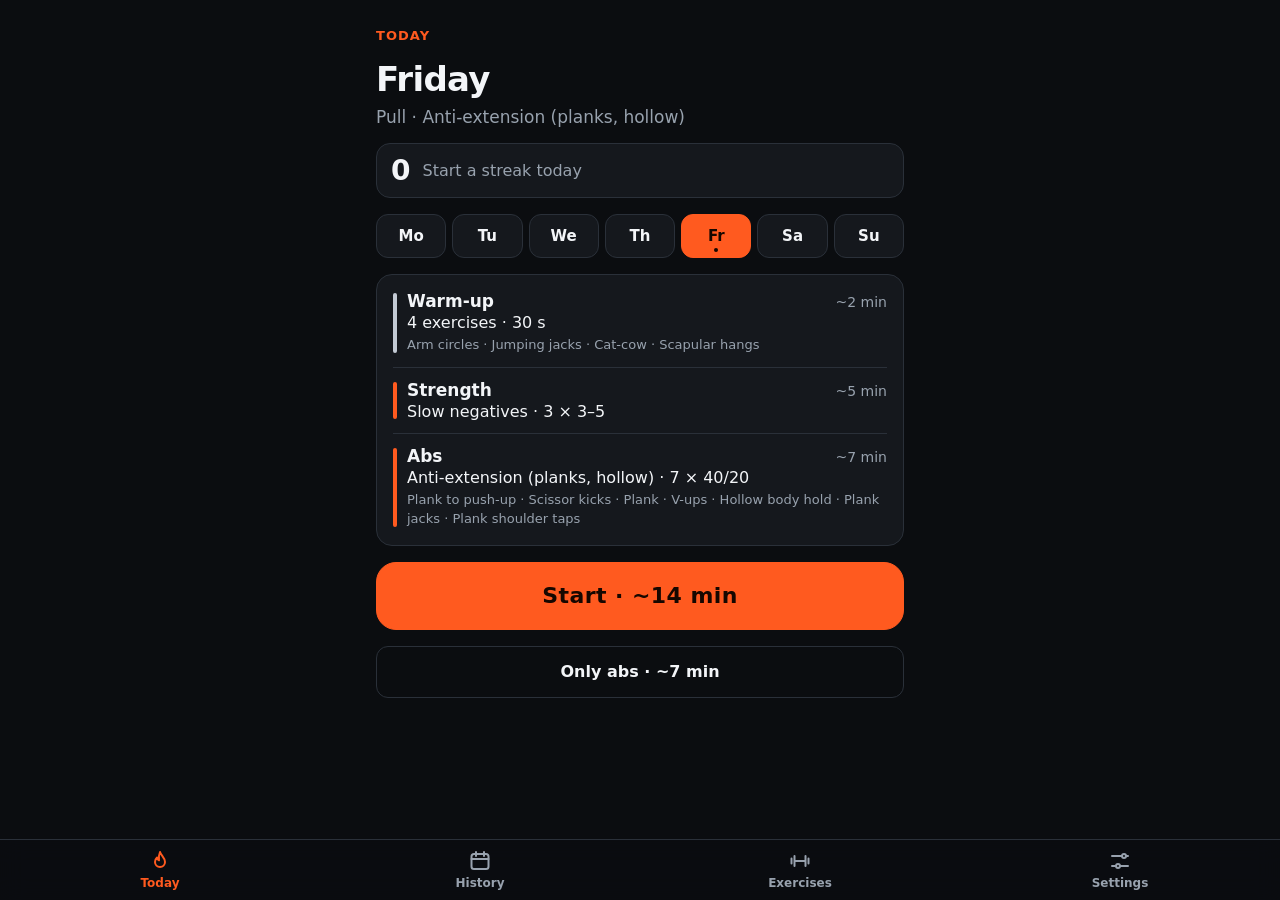
<file: index.html>
<!doctype html>
<html lang="en">
<head>
  <meta charset="utf-8">
  <meta name="viewport" content="width=device-width, initial-scale=1, viewport-fit=cover">
  <meta name="theme-color" content="#0b0d10">
  <meta name="color-scheme" content="dark">
  <title>Core Daily</title>
  <meta name="description" content="Daily calisthenics with a pull-up bar – 10–15 minutes, focused on abs.">
  <link rel="manifest" href="manifest.webmanifest">
  <link rel="icon" href="assets/icons/icon.svg" type="image/svg+xml">
  <link rel="apple-touch-icon" href="assets/icons/apple-touch-icon.png">
  <link rel="stylesheet" href="css/app.css">
  <script type="module" src="js/main.js"></script>
</head>
<body>
  <div id="app"></div>
  <nav id="nav" class="nav" aria-label="Main navigation">
    <a href="#today"><svg viewBox="0 0 24 24"><path d="M12 3c1 3.5 5 5.5 5 10a5 5 0 0 1-10 0c0-2.2 1-3.6 2-4.5.3 1.6 1.2 2.5 2 2.8C10.5 8.5 11 5.5 12 3z"/></svg>Today</a>
    <a href="#history"><svg viewBox="0 0 24 24"><rect x="3.5" y="5" width="17" height="15" rx="2.5"/><path d="M3.5 10h17M8 3v4M16 3v4"/></svg>History</a>
    <a href="#exercises"><svg viewBox="0 0 24 24"><path d="M6.5 7v10M17.5 7v10M3.5 9.5v5M20.5 9.5v5M6.5 12h11"/></svg>Exercises</a>
    <a href="#settings"><svg viewBox="0 0 24 24"><path d="M4 7h10M18 7h2M4 17h4M12 17h8"/><circle cx="16" cy="7" r="2"/><circle cx="10" cy="17" r="2"/></svg>Settings</a>
  </nav>
  <noscript>Core Daily needs JavaScript.</noscript>
</body>
</html>
</file>
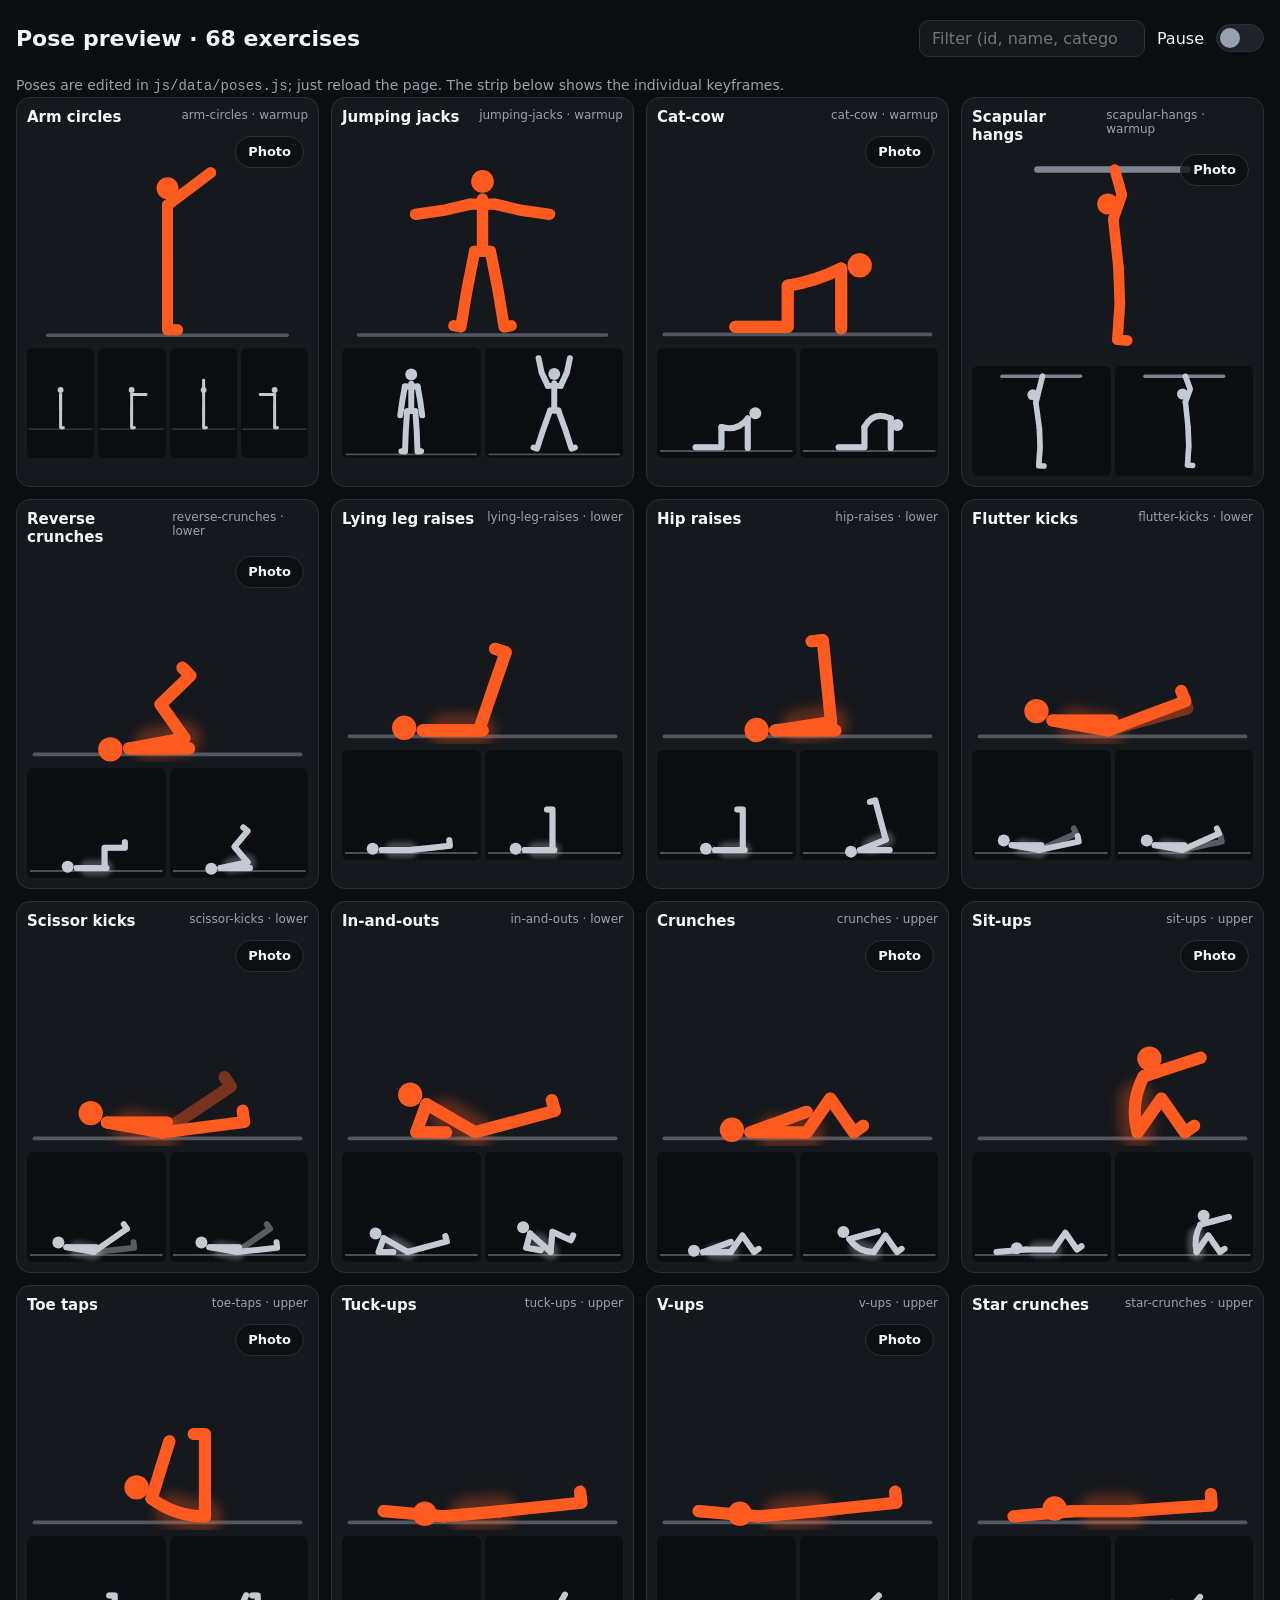
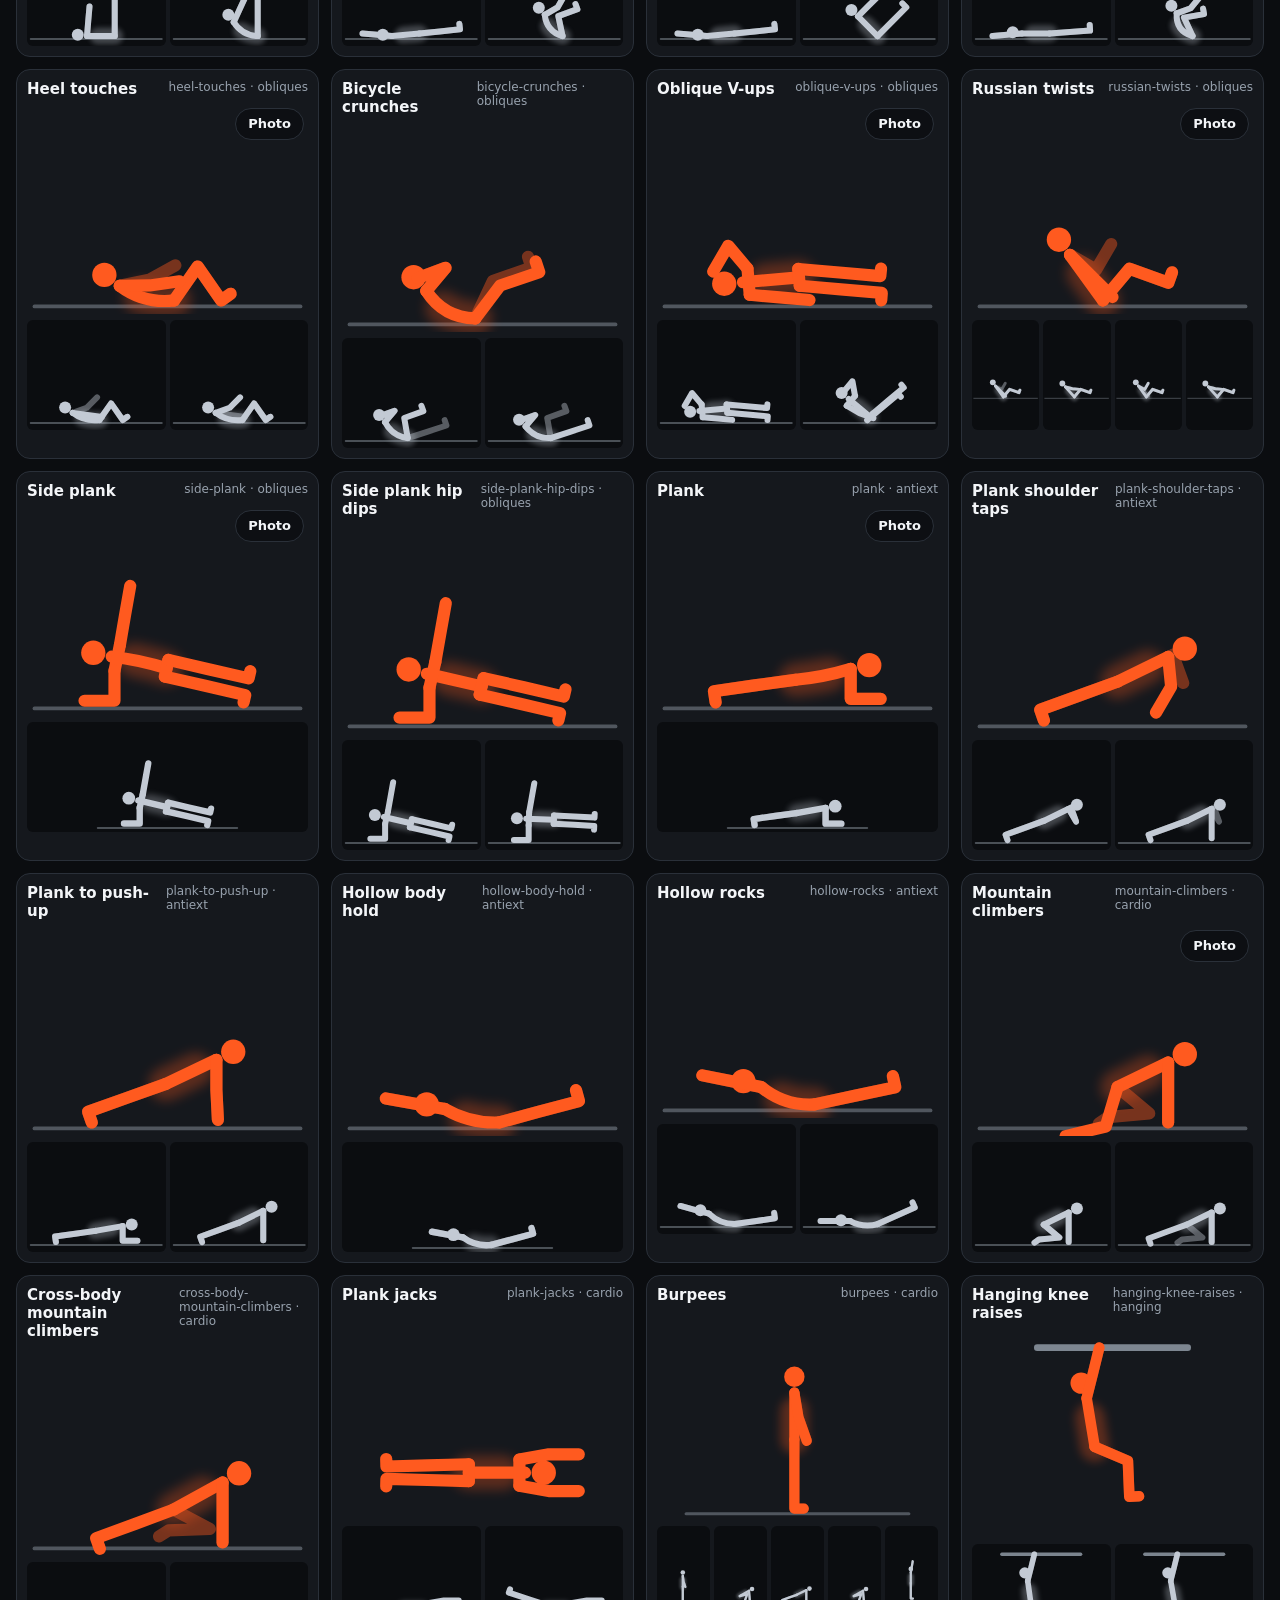
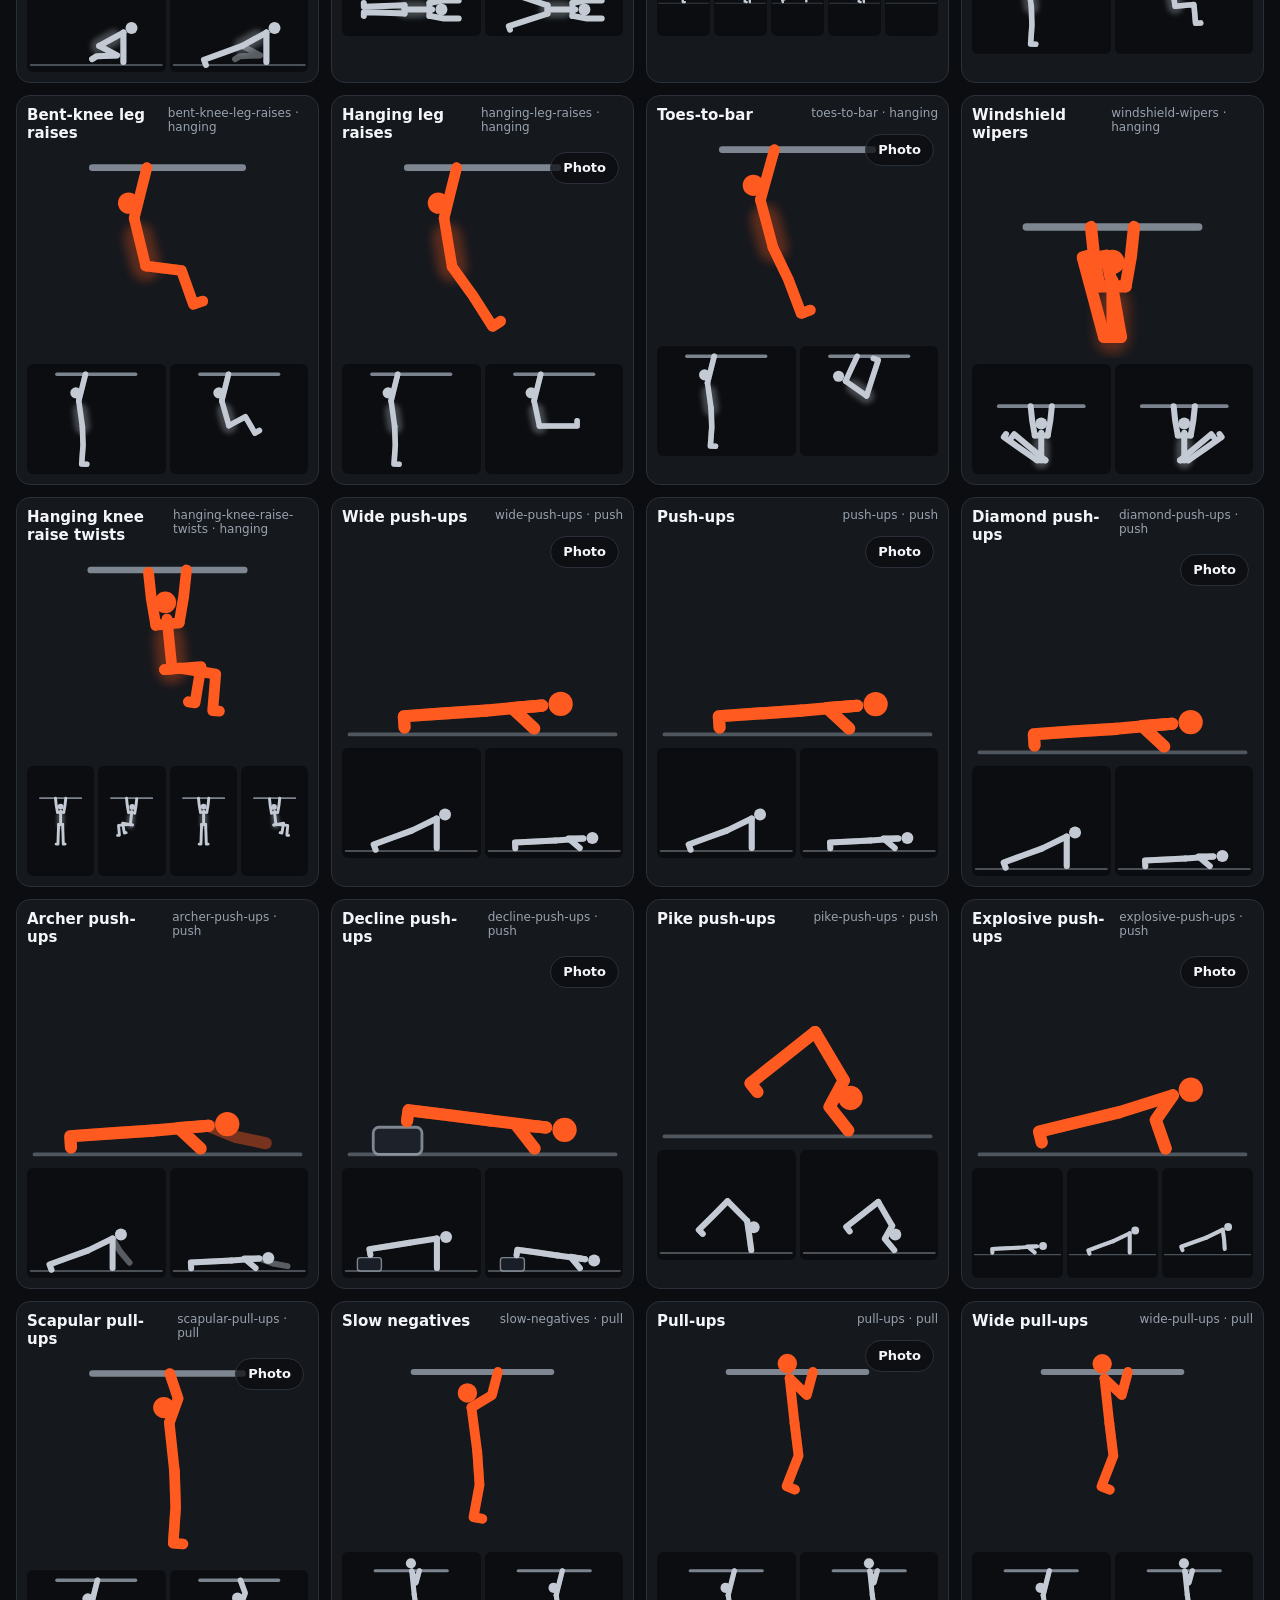
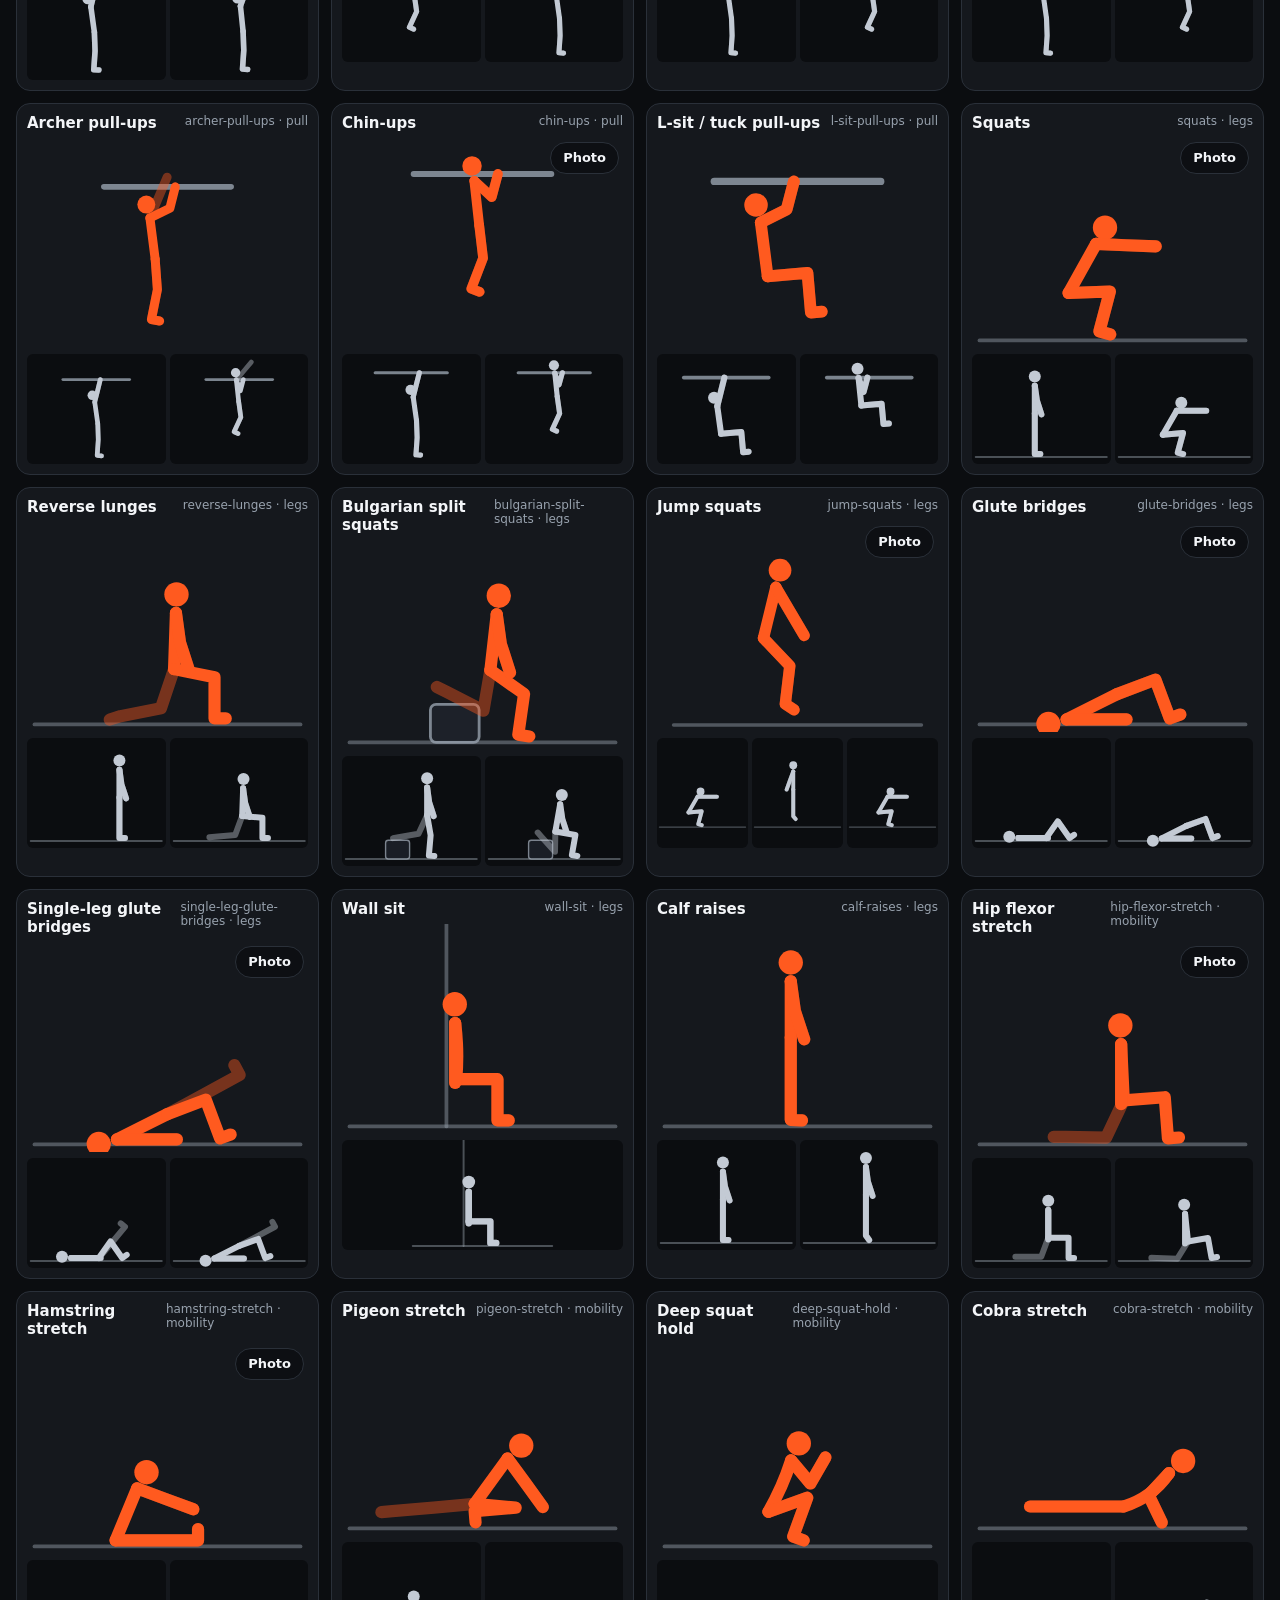
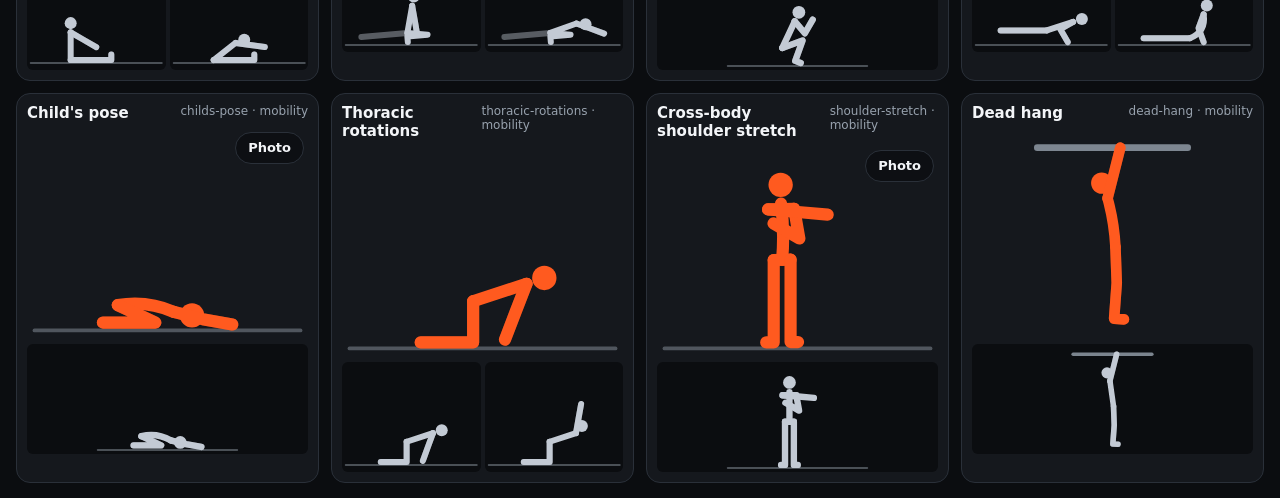
<file: dev/poses.html>
<!doctype html>
<html lang="en">
<head>
  <meta charset="utf-8">
  <meta name="viewport" content="width=device-width, initial-scale=1">
  <meta name="color-scheme" content="dark">
  <title>Pose preview</title>
  <link rel="icon" href="data:,">
  <link rel="stylesheet" href="../css/app.css">
  <style>
    body { padding: 16px; }
    header { display: flex; flex-wrap: wrap; gap: 12px; align-items: center; margin-bottom: 16px; }
    header h1 { font-size: 22px; margin-right: auto; }
    header input[type=search] { font: inherit; color: var(--text); background: var(--surface); border: 1px solid var(--border); border-radius: 10px; padding: 8px 12px; }
    .grid { display: grid; grid-template-columns: repeat(auto-fill, minmax(300px, 1fr)); gap: 12px; }
    .cell { background: var(--surface); border: 1px solid var(--border); border-radius: 14px; padding: 10px; }
    .cell h2 { font-size: 15px; display: flex; justify-content: space-between; gap: 8px; }
    .cell h2 small { color: var(--muted); font-weight: 500; font-size: 12px; }
    .cell .figure { height: 210px; margin: 6px 0; }
    .strip { display: flex; gap: 4px; }
    .strip svg { flex: 1; min-width: 0; height: 110px; color: var(--neutral); background: var(--bg); border-radius: 6px; }
    .missing { color: var(--danger); }
  </style>
</head>
<body>
  <header>
    <h1>Pose preview</h1>
    <input type="search" id="q" placeholder="Filter (id, name, category)">
    <label class="toggle"><span>Pause</span><input type="checkbox" id="pause"><span class="switch"></span></label>
  </header>
  <p class="muted small">Poses are edited in <code>js/data/poses.js</code>; just reload the page. The strip below shows the individual keyframes.</p>
  <div class="grid" id="grid"></div>
  <script type="module">
    import { EXERCISES } from '../js/data/exercises.js';
    import { POSES } from '../js/data/poses.js';
    import { createFigure, renderSVG, frameCount, framePhase } from '../js/ui/figure.js';

    const grid = document.getElementById('grid');
    const figures = [];
    for (const x of EXERCISES) {
      const cell = document.createElement('section');
      cell.className = 'cell';
      cell.dataset.search = `${x.id} ${x.name} ${x.category}`.toLowerCase();
      cell.innerHTML = `<h2><span>${x.name}</span><small>${x.id} · ${x.category}</small></h2>`;
      grid.append(cell);
      if (!POSES[x.id]) {
        cell.insertAdjacentHTML('beforeend', '<p class="missing">Missing pose</p>');
        continue;
      }
      figures.push(createFigure(cell, { id: x.id, controls: true }));
      const strip = document.createElement('div');
      strip.className = 'strip';
      for (let i = 0; i < frameCount(x.id); i++) strip.append(renderSVG(x.id, framePhase(x.id, i)));
      cell.append(strip);
    }
    const missing = EXERCISES.filter((x) => !POSES[x.id]).length;
    document.querySelector('h1').textContent = `Pose preview · ${EXERCISES.length} exercises${missing ? ` · ${missing} without a pose` : ''}`;

    document.getElementById('q').addEventListener('input', (e) => {
      const q = e.target.value.trim().toLowerCase();
      for (const c of grid.children) c.hidden = q && !c.dataset.search.includes(q);
    });
    document.getElementById('pause').addEventListener('change', (e) => {
      for (const f of figures) f.setPlaying(!e.target.checked);
    });
  </script>
</body>
</html>
</file>
<file: css/app.css>
:root {
  --bg: #0b0d10;
  --surface: #15181d;
  --surface-2: #1f242c;
  --border: #2a3039;
  --text: #f3f5f8;
  --muted: #98a2ae;
  --accent: #ff5a1f;
  --accent-text: #160700;
  --rest: #2fc7a8;
  --neutral: #c3cad4;
  --danger: #ff4d5e;
  --radius: 16px;
  --font: system-ui, -apple-system, 'Segoe UI', Roboto, 'Helvetica Neue', Arial, sans-serif;
  color-scheme: dark;
}

*,
*::before,
*::after {
  box-sizing: border-box;
}

[hidden] {
  display: none !important;
}

html,
body {
  margin: 0;
  background: var(--bg);
  color: var(--text);
  font-family: var(--font);
  -webkit-tap-highlight-color: transparent;
  overscroll-behavior: none;
}

button {
  font: inherit;
  color: inherit;
  cursor: pointer;
  touch-action: manipulation;
}

h1,
h2 {
  margin: 0;
}

/* ---------- generic screens ---------- */

.screen {
  max-width: 560px;
  margin: 0 auto;
  padding: max(20px, env(safe-area-inset-top)) 16px calc(24px + env(safe-area-inset-bottom));
  display: flex;
  flex-direction: column;
  gap: 16px;
}

.eyebrow {
  margin: 8px 0 0;
  color: var(--accent);
  font-weight: 700;
  letter-spacing: 0.08em;
  text-transform: uppercase;
  font-size: 13px;
}

.title {
  font-size: 34px;
  font-weight: 800;
  letter-spacing: -0.02em;
}

.card {
  background: var(--surface);
  border: 1px solid var(--border);
  border-radius: var(--radius);
  padding: 16px;
  display: flex;
  flex-direction: column;
  gap: 12px;
}

.card h2 {
  font-size: 17px;
}

.card-accent {
  border-color: var(--accent);
}

.muted {
  color: var(--muted);
  margin: 0;
}

.small {
  font-size: 14px;
  line-height: 1.4;
}

.row {
  display: flex;
  gap: 10px;
}

.row > * {
  flex: 1;
}

.btn {
  min-height: 48px;
  padding: 0 18px;
  border-radius: 12px;
  border: 1px solid var(--border);
  background: var(--surface-2);
  font-weight: 650;
  font-size: 16px;
}

.btn-primary {
  background: var(--accent);
  border-color: var(--accent);
  color: var(--accent-text);
}

.btn-danger {
  background: var(--danger);
  border-color: var(--danger);
  color: #1a0004;
}

.btn-start {
  min-height: 68px;
  font-size: 22px;
  font-weight: 800;
  border-radius: 20px;
  letter-spacing: 0.02em;
}

.segmented {
  display: grid;
  grid-template-columns: 1fr 1fr;
  gap: 8px;
}

.segmented button {
  min-height: 64px;
  border-radius: 12px;
  border: 1px solid var(--border);
  background: var(--surface-2);
  font-weight: 650;
  display: flex;
  flex-direction: column;
  align-items: center;
  justify-content: center;
  gap: 2px;
}

.segmented small {
  color: var(--muted);
  font-weight: 500;
}

.segmented [aria-checked='true'] {
  border-color: var(--accent);
  background: color-mix(in srgb, var(--accent) 16%, var(--surface-2));
}

.toggle {
  display: flex;
  align-items: center;
  justify-content: space-between;
  min-height: 44px;
  gap: 12px;
  cursor: pointer;
}

.toggle input {
  position: absolute;
  opacity: 0;
  pointer-events: none;
}

.switch {
  flex: none;
  width: 48px;
  height: 28px;
  border-radius: 14px;
  background: var(--surface-2);
  border: 1px solid var(--border);
  position: relative;
  transition: background 0.15s;
}

.switch::after {
  content: '';
  position: absolute;
  top: 3px;
  left: 3px;
  width: 20px;
  height: 20px;
  border-radius: 50%;
  background: var(--muted);
  transition: transform 0.15s, background 0.15s;
}

.toggle input:checked + .switch {
  background: var(--accent);
  border-color: var(--accent);
}

.toggle input:checked + .switch::after {
  transform: translateX(20px);
  background: #fff;
}

.toggle input:focus-visible + .switch {
  outline: 2px solid var(--text);
  outline-offset: 2px;
}

.stats {
  display: grid;
  grid-template-columns: repeat(3, 1fr);
  gap: 8px;
}

.stat {
  background: var(--surface);
  border: 1px solid var(--border);
  border-radius: var(--radius);
  padding: 14px 8px;
  display: flex;
  flex-direction: column;
  align-items: center;
  gap: 4px;
}

.stat-num {
  font-size: 28px;
  font-weight: 800;
  font-variant-numeric: tabular-nums;
}

.stat-label {
  color: var(--muted);
  font-size: 13px;
}

.list {
  list-style: none;
  margin: 0;
  padding: 0;
}

.list li {
  display: flex;
  justify-content: space-between;
  padding: 10px 0;
  border-top: 1px solid var(--border);
}

.list li:first-child {
  border-top: 0;
}

/* ---------- dialog ---------- */

.dialog-backdrop {
  position: fixed;
  inset: 0;
  background: rgb(0 0 0 / 0.65);
  display: grid;
  place-items: center;
  padding: 16px;
  z-index: 10;
}

.dialog {
  width: min(100%, 360px);
  background: var(--surface);
  border: 1px solid var(--border);
  border-radius: 20px;
  padding: 20px;
}

.dialog p {
  color: var(--muted);
  margin: 8px 0 20px;
}

.dialog-actions {
  display: grid;
  grid-template-columns: 1fr 1fr;
  gap: 10px;
}

/* ---------- player ---------- */

.player {
  --phase: var(--neutral);
  --ring: min(62vw, 31dvh, 320px);
  position: fixed;
  inset: 0;
  display: flex;
  flex-direction: column;
  background: color-mix(in srgb, var(--phase) 12%, var(--bg));
  transition: background 0.4s;
  padding: env(safe-area-inset-top) 0 env(safe-area-inset-bottom);
  user-select: none;
}

.player[data-kind='work'],
.player[data-kind='reps'] {
  --phase: var(--accent);
}

.player[data-kind='rest'] {
  --phase: var(--rest);
}

.p-top {
  display: grid;
  grid-template-columns: 56px 1fr auto;
  align-items: center;
  gap: 8px;
  padding: 8px 16px 8px 4px;
}

.icon-btn {
  width: 52px;
  height: 52px;
  border: 0;
  background: none;
  border-radius: 50%;
  display: grid;
  place-items: center;
}

.icon-btn svg,
.ctrl-btn svg {
  width: 28px;
  height: 28px;
  fill: none;
  stroke: currentColor;
  stroke-width: 2.4;
  stroke-linecap: round;
  stroke-linejoin: round;
}

svg .fill {
  fill: currentColor;
}

.p-phase {
  color: var(--phase);
  font-weight: 800;
  font-size: 18px;
  letter-spacing: 0.1em;
  text-transform: uppercase;
}

.p-count {
  font-weight: 700;
  font-size: 18px;
  font-variant-numeric: tabular-nums;
  color: var(--muted);
}

.p-progress {
  height: 6px;
  margin: 0 16px;
  border-radius: 3px;
  background: rgb(255 255 255 / 0.1);
  overflow: hidden;
}

.p-progress-fill {
  height: 100%;
  background: var(--phase);
  transform-origin: left;
  transform: scaleX(0);
}

.p-wl {
  margin: 8px 16px 0;
  font-size: 13px;
  color: #ffc44d;
  text-align: center;
}

.p-main {
  flex: 1;
  min-height: 0;
  display: flex;
  flex-direction: column;
  align-items: center;
  justify-content: center;
  gap: 16px;
  padding: 12px 16px;
  text-align: center;
}

.p-ring {
  position: relative;
  width: var(--ring);
  height: var(--ring);
  flex: none;
}

.p-ring svg {
  width: 100%;
  height: 100%;
  transform: rotate(-90deg);
}

.p-ring circle {
  fill: none;
  stroke-width: 9;
}

.ring-bg {
  stroke: rgb(255 255 255 / 0.1);
}

.ring-fg {
  stroke: var(--phase);
  stroke-linecap: round;
}

.p-time {
  position: absolute;
  inset: 0;
  display: grid;
  place-items: center;
  font-size: calc(var(--ring) * 0.42);
  font-weight: 800;
  font-variant-numeric: tabular-nums;
  letter-spacing: -0.04em;
  line-height: 1;
}

.p-time.long {
  font-size: calc(var(--ring) * 0.3);
}

.p-paused {
  position: absolute;
  left: 0;
  right: 0;
  bottom: 18%;
  font-weight: 800;
  letter-spacing: 0.15em;
  text-transform: uppercase;
  color: var(--phase);
  opacity: 0;
}

.is-paused .p-paused {
  opacity: 1;
  animation: blink 1.2s ease-in-out infinite;
}

.is-paused .p-time {
  opacity: 0.55;
}

@keyframes blink {
  50% {
    opacity: 0.35;
  }
}

.p-info {
  display: flex;
  flex-direction: column;
  align-items: center;
  gap: 6px;
  max-width: 480px;
}

.p-next-label {
  color: var(--phase);
  font-weight: 700;
  text-transform: uppercase;
  letter-spacing: 0.1em;
  font-size: 14px;
}

.p-name {
  font-size: clamp(26px, 7.5vw, 38px);
  font-weight: 800;
  letter-spacing: -0.01em;
  line-height: 1.1;
}

.p-cue {
  margin: 0;
  color: var(--muted);
  font-size: 17px;
  line-height: 1.35;
}

.p-safety {
  margin: 4px 0 0;
  padding: 8px 12px;
  border-radius: 10px;
  background: rgb(255 196 77 / 0.12);
  color: #ffc44d;
  font-size: 14px;
  line-height: 1.35;
}

.p-reps {
  display: flex;
  flex-direction: column;
  align-items: center;
  gap: 14px;
  width: 100%;
  max-width: 360px;
}

.p-target {
  color: var(--muted);
  font-size: 17px;
}

.stepper {
  display: grid;
  grid-template-columns: 88px 1fr 88px;
  align-items: center;
  width: 100%;
}

.step-btn {
  height: 88px;
  border-radius: 50%;
  border: 2px solid var(--phase);
  background: none;
  font-size: 44px;
  font-weight: 600;
  line-height: 1;
}

.step-btn:active {
  background: color-mix(in srgb, var(--phase) 25%, transparent);
}

.p-repval {
  font-size: 104px;
  font-weight: 800;
  font-variant-numeric: tabular-nums;
  line-height: 1;
}

.btn-big {
  width: 100%;
  min-height: 64px;
  font-size: 22px;
  font-weight: 800;
  border-radius: 18px;
}

.p-controls {
  display: flex;
  justify-content: center;
  align-items: center;
  gap: 28px;
  padding: 12px 16px 20px;
}

.ctrl-btn {
  width: 68px;
  height: 68px;
  border-radius: 50%;
  border: 1px solid var(--border);
  background: var(--surface);
  display: grid;
  place-items: center;
}

.ctrl-main {
  width: 88px;
  height: 88px;
  background: var(--phase);
  border-color: var(--phase);
  color: var(--bg);
}

.ctrl-main svg {
  width: 36px;
  height: 36px;
  stroke-width: 3;
}

@media (max-height: 640px) {
  .player {
    --ring: min(56vw, 28dvh);
  }
  .p-cue {
    font-size: 15px;
  }
}

@media (prefers-reduced-motion: reduce) {
  * {
    transition: none !important;
    animation: none !important;
  }
}

/* ---------- milestone 2: navigation, today, library, settings ---------- */

.screen {
  padding-bottom: calc(96px + env(safe-area-inset-bottom));
}

.nav {
  position: fixed;
  left: 0;
  right: 0;
  bottom: 0;
  z-index: 4;
  display: grid;
  grid-template-columns: repeat(4, 1fr);
  background: color-mix(in srgb, var(--bg) 88%, transparent);
  backdrop-filter: blur(12px);
  border-top: 1px solid var(--border);
  padding-bottom: env(safe-area-inset-bottom);
}

.nav a {
  display: flex;
  flex-direction: column;
  align-items: center;
  gap: 3px;
  padding: 9px 0 10px;
  min-height: 60px;
  color: var(--muted);
  text-decoration: none;
  font-size: 12px;
  font-weight: 600;
}

.nav svg {
  width: 24px;
  height: 24px;
  fill: none;
  stroke: currentColor;
  stroke-width: 2;
  stroke-linecap: round;
  stroke-linejoin: round;
}

.nav a[aria-current='page'] {
  color: var(--accent);
}

.player {
  z-index: 5;
}

.subtitle {
  margin: -8px 0 0;
  color: var(--muted);
  font-size: 17px;
}

.day-chips {
  display: grid;
  grid-template-columns: repeat(7, 1fr);
  gap: 6px;
}

.day-chips button {
  min-height: 44px;
  border-radius: 12px;
  border: 1px solid var(--border);
  background: var(--surface);
  font-weight: 650;
  font-size: 15px;
  position: relative;
}

.day-chips .is-today::after {
  content: '';
  position: absolute;
  left: 50%;
  bottom: 5px;
  width: 4px;
  height: 4px;
  margin-left: -2px;
  border-radius: 50%;
  background: var(--accent);
}

.day-chips [aria-selected='true'] {
  background: var(--accent);
  border-color: var(--accent);
  color: var(--accent-text);
}

.day-chips [aria-selected='true']::after {
  background: var(--accent-text);
}

.blocks {
  gap: 0;
  padding: 4px 16px;
}

.block {
  padding: 12px 0 12px 14px;
  border-top: 1px solid var(--border);
  position: relative;
}

.block:first-child {
  border-top: 0;
}

.block::before {
  content: '';
  position: absolute;
  left: 0;
  top: 14px;
  bottom: 14px;
  width: 4px;
  border-radius: 2px;
  background: var(--neutral);
}

.block-strength::before,
.block-hiit::before,
.block-abs::before {
  background: var(--accent);
}

.block-head {
  display: flex;
  justify-content: space-between;
  align-items: baseline;
}

.block-label {
  font-weight: 750;
  font-size: 17px;
}

.block-min {
  color: var(--muted);
  font-variant-numeric: tabular-nums;
  font-size: 14px;
}

.block-detail {
  margin-top: 2px;
}

.block-items {
  margin-top: 4px;
  color: var(--muted);
  font-size: 13px;
  line-height: 1.45;
}

.note {
  margin: 0;
  padding: 10px 12px;
  border-radius: 12px;
  background: rgb(255 196 77 / 0.12);
  color: #ffc44d;
  font-size: 14px;
}

.btn-ghost {
  background: none;
  min-height: 52px;
}

.field {
  display: flex;
  flex-direction: column;
  gap: 6px;
  font-size: 15px;
}

.field > span {
  color: var(--muted);
}

select {
  font: inherit;
  color: var(--text);
  background: var(--surface-2);
  border: 1px solid var(--border);
  border-radius: 12px;
  min-height: 48px;
  padding: 0 12px;
  width: 100%;
}

.seg-5 {
  grid-template-columns: repeat(5, 1fr);
}

.seg-5 button {
  min-height: 48px;
}

.count {
  color: var(--muted);
  font-weight: 500;
  font-size: 14px;
}

.ex-list {
  list-style: none;
  margin: 0;
  padding: 0;
}

.ex {
  padding: 12px 0;
  border-top: 1px solid var(--border);
}

.ex:first-child {
  border-top: 0;
  padding-top: 0;
}

.ex-head {
  display: flex;
  justify-content: space-between;
  align-items: center;
  gap: 12px;
}

.ex-name {
  font-weight: 700;
}

.ex.is-current .ex-name::after {
  content: 'my level';
  margin-left: 8px;
  padding: 2px 8px;
  border-radius: 999px;
  background: color-mix(in srgb, var(--accent) 20%, transparent);
  color: var(--accent);
  font-size: 12px;
  font-weight: 700;
  vertical-align: 2px;
}

.ex-cue {
  margin: 4px 0 0;
  font-size: 15px;
  line-height: 1.4;
}

.ex-meta {
  margin: 4px 0 0;
  color: var(--muted);
  font-size: 13px;
}

.dots {
  display: inline-flex;
  gap: 3px;
  flex: none;
}

.dots i {
  width: 7px;
  height: 7px;
  border-radius: 50%;
  background: var(--surface-2);
  border: 1px solid var(--border);
}

.dots i.on {
  background: var(--accent);
  border-color: var(--accent);
}

.setting-step {
  display: flex;
  justify-content: space-between;
  align-items: center;
  gap: 12px;
}

.mini-stepper {
  display: grid;
  grid-template-columns: 48px 64px 48px;
  align-items: center;
  text-align: center;
  font-variant-numeric: tabular-nums;
  font-weight: 700;
}

.mini-stepper .btn {
  padding: 0;
  font-size: 22px;
}

/* ---------- milestone 2b: stick figure ---------- */

.figure {
  position: relative;
  width: 100%;
  height: 100%;
  color: var(--accent);
}

.fig,
.figure-photo {
  display: block;
  width: 100%;
  height: 100%;
}

.figure-photo {
  object-fit: contain;
  border-radius: 12px;
}

.fig path,
.fig circle {
  fill: none;
  stroke: currentColor;
  stroke-width: 6.5;
  stroke-linecap: round;
  stroke-linejoin: round;
}

.fig .fig-body circle {
  fill: currentColor;
  stroke-width: 0;
}

.fig .fig-far {
  opacity: 0.42;
}

.fig .fig-glow {
  stroke-width: 18;
  opacity: 0.3;
  filter: blur(3px);
}

.fig .prop-floor,
.fig .prop-bar,
.fig .prop-wall {
  stroke: var(--muted);
  stroke-width: 2;
  stroke-linecap: round;
  opacity: 0.45;
}

.fig .prop-bar {
  stroke-width: 4;
  opacity: 0.8;
}

.fig .prop-box {
  fill: var(--surface-2);
  stroke: var(--muted);
  stroke-width: 1.5;
  opacity: 0.8;
}

.figure-toggle,
.figure-play {
  position: absolute;
  border: 1px solid var(--border);
  background: color-mix(in srgb, var(--bg) 75%, transparent);
  color: var(--text);
  font-weight: 650;
  font-size: 13px;
}

.figure-toggle {
  top: 4px;
  right: 4px;
  min-height: 32px;
  padding: 0 12px;
  border-radius: 999px;
}

.figure-play {
  inset: 50% auto auto 50%;
  width: 56px;
  height: 56px;
  margin: -28px 0 0 -28px;
  border-radius: 50%;
  display: grid;
  place-items: center;
}

.figure-play svg {
  width: 26px;
  height: 26px;
  fill: currentColor;
}

/* figure placement */

.p-main {
  gap: 10px;
}

.p-figure {
  flex: 1 1 0;
  min-height: 72px;
  max-height: 240px;
  width: 100%;
  max-width: 420px;
}

.player .figure {
  color: var(--phase);
}

.ex details > summary {
  list-style: none;
  display: grid;
  grid-template-columns: 76px 1fr;
  gap: 12px;
  cursor: pointer;
}

.ex details > summary::-webkit-details-marker {
  display: none;
}

.ex-thumb {
  width: 76px;
  height: 58px;
  border-radius: 10px;
  background: var(--bg);
  color: var(--neutral);
  overflow: hidden;
}

.ex-text {
  display: flex;
  flex-direction: column;
  min-width: 0;
}

.ex-text > span {
  display: block;
}

.ex details[open] .ex-thumb {
  color: var(--accent);
}

.ex-demo {
  display: flex;
  flex-direction: column;
  gap: 10px;
  margin-top: 12px;
}

.ex-figure {
  height: 200px;
  border-radius: 12px;
  background: var(--bg);
  padding: 8px;
}

.ex-video {
  color: var(--text);
  display: grid;
  place-items: center;
  text-decoration: none;
  min-height: 44px;
}

/* ---------- milestone 3: logging, history ---------- */

.p-log {
  display: flex;
  align-items: center;
  justify-content: space-between;
  gap: 10px;
  width: 100%;
  max-width: 420px;
  padding: 8px 8px 8px 14px;
  border-radius: 14px;
  background: rgb(255 255 255 / 0.06);
}

.p-log-label {
  font-size: 14px;
  color: var(--muted);
  text-align: left;
  line-height: 1.3;
}

.p-log-ctrl {
  display: flex;
  align-items: center;
  gap: 6px;
  flex: none;
}

.p-log-val {
  min-width: 34px;
  text-align: center;
  font-size: 26px;
  font-weight: 800;
  font-variant-numeric: tabular-nums;
}

.log-btn {
  width: 44px;
  height: 44px;
  border-radius: 50%;
  border: 1.5px solid var(--phase);
  background: none;
  font-size: 22px;
  line-height: 1;
}

.p-log.is-logged .log-ok {
  background: var(--phase);
  color: var(--bg);
}

.center {
  text-align: center;
}

.streak {
  display: flex;
  align-items: center;
  gap: 12px;
  padding: 10px 14px;
  border-radius: 14px;
  background: var(--surface);
  border: 1px solid var(--border);
  color: var(--muted);
}

.streak-num {
  font-size: 28px;
  font-weight: 800;
  color: var(--text);
  font-variant-numeric: tabular-nums;
}

.streak.is-done {
  border-color: color-mix(in srgb, var(--accent) 50%, var(--border));
}

.streak.is-done .streak-num {
  color: var(--accent);
}

.cal-head {
  display: grid;
  grid-template-columns: 44px 1fr 44px;
  align-items: center;
  text-align: center;
}

.cal-head .icon-btn {
  width: 44px;
  height: 44px;
  font-size: 26px;
}

.cal-head .icon-btn:disabled {
  opacity: 0.25;
}

.cal-grid {
  display: grid;
  grid-template-columns: repeat(7, 1fr);
  gap: 4px;
  text-align: center;
}

.cal-wd {
  color: var(--muted);
  font-size: 12px;
  font-weight: 600;
  padding-bottom: 2px;
}

.cal-day {
  width: 100%;
  max-width: 38px;
  margin: 0 auto;
  aspect-ratio: 1;
  display: grid;
  place-items: center;
  border-radius: 50%;
  font-size: 14px;
  font-variant-numeric: tabular-nums;
}

.cal-day.is-done {
  background: var(--accent);
  color: var(--accent-text);
  font-weight: 750;
}

.cal-day.is-partial {
  box-shadow: inset 0 0 0 1.5px color-mix(in srgb, var(--accent) 60%, transparent);
}

.cal-day.is-today:not(.is-done) {
  box-shadow: inset 0 0 0 2px var(--text);
}

.seg-4 {
  grid-template-columns: repeat(4, 1fr);
}

.seg-4 button {
  min-height: 44px;
}

.chart-card h3 {
  margin: 4px 0 0;
  font-size: 15px;
}

.chart-readout {
  color: var(--muted);
  font-size: 13px;
  font-variant-numeric: tabular-nums;
  min-height: 18px;
}

.chart {
  display: block;
  width: 100%;
  height: auto;
  touch-action: pan-y;
}

.chart-grid {
  stroke: var(--border);
  stroke-width: 1;
}

.chart-tick {
  fill: var(--muted);
  font-size: 10px;
  font-family: var(--font);
}

.chart-line {
  fill: none;
  stroke: var(--accent);
  stroke-width: 2;
  stroke-linejoin: round;
  stroke-linecap: round;
}

.chart-dot {
  fill: var(--accent);
  stroke: var(--surface);
  stroke-width: 2;
}

.chart-dot.is-active {
  r: 6;
}

.chart-cross {
  stroke: var(--muted);
  stroke-width: 1;
  stroke-dasharray: 3 3;
}

.chart-hit {
  fill: transparent;
}

.sessions li {
  display: block;
}

.session-row > div + div {
  margin-top: 2px;
}

.tag {
  font-size: 12px;
  padding: 1px 6px;
  border-radius: 999px;
  background: var(--surface-2);
  color: var(--muted);
}

.file-btn {
  display: grid;
  place-items: center;
  cursor: pointer;
}

.btn-danger-ghost {
  background: none;
  border-color: color-mix(in srgb, var(--danger) 50%, var(--border));
  color: var(--danger);
}

.data-msg {
  margin: 0;
}

.data-msg.is-error {
  color: var(--danger);
}

/* ---------- milestone 4: feedback & progression ---------- */

.seg-3 {
  grid-template-columns: repeat(3, 1fr);
}

.seg-3 button {
  min-height: 52px;
  font-size: 16px;
}

.suggestion {
  display: flex;
  flex-direction: column;
  gap: 6px;
  padding: 12px;
  border-radius: 12px;
  background: var(--surface-2);
  border: 1px solid var(--border);
}

.suggestion p {
  margin: 0;
}

.suggestion.is-applied {
  border-color: var(--accent);
}

.suggestion.is-declined {
  opacity: 0.6;
}

.sg-state {
  font-weight: 650;
}

.adjust-row {
  display: flex;
  align-items: center;
  justify-content: space-between;
  gap: 10px;
  font-size: 15px;
}

.adjust-row .btn {
  min-height: 36px;
  padding: 0 12px;
  font-size: 14px;
}

/* ---------- milestone 5: PWA ---------- */

.update-banner {
  position: fixed;
  left: 12px;
  right: 12px;
  bottom: calc(72px + env(safe-area-inset-bottom));
  z-index: 4;
  display: flex;
  align-items: center;
  justify-content: space-between;
  gap: 12px;
  padding: 10px 10px 10px 16px;
  border-radius: 16px;
  background: var(--surface-2);
  border: 1px solid var(--accent);
  box-shadow: 0 8px 24px rgb(0 0 0 / 0.4);
}

.update-banner .btn {
  min-height: 40px;
}
</file>
